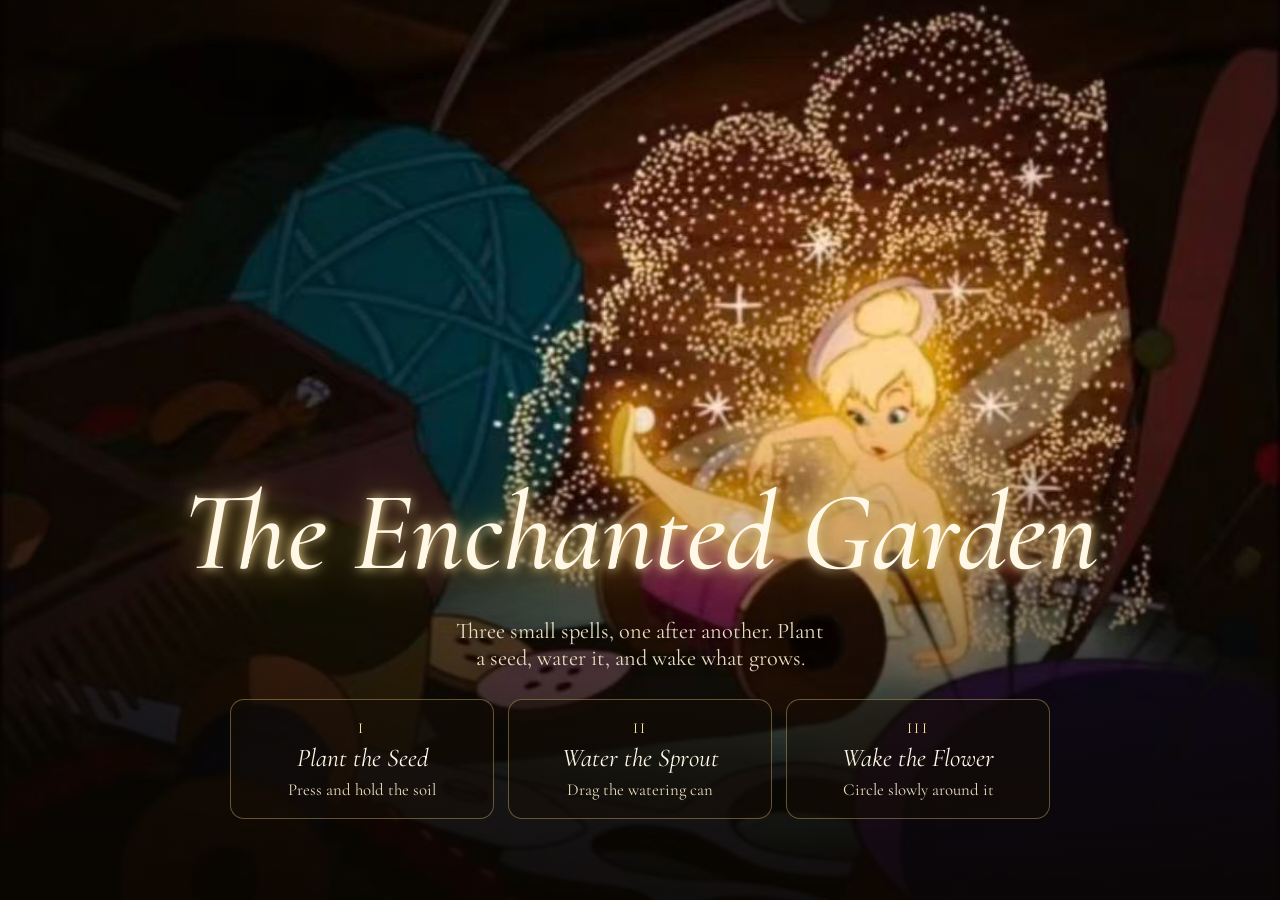
<file: index.html>
<!doctype html>
<html lang="en">
<head>
  <meta charset="utf-8">
  <meta name="viewport" content="width=device-width, initial-scale=1">
  <title>The Enchanted Garden</title>
  <link rel="preconnect" href="https://fonts.googleapis.com">
  <link href="https://fonts.googleapis.com/css2?family=Cormorant+Garamond:ital,wght@0,500;1,500&display=swap" rel="stylesheet">
  <style>
    :root {
      --glow: #ffe7a3;
      --text: #fff8e6;
      --muted: #e9dcc0;
      --card: rgba(20, 13, 6, 0.55);
      --card-hover: rgba(40, 26, 10, 0.7);
      --line: rgba(255, 220, 140, 0.35);
    }
    * { margin: 0; padding: 0; box-sizing: border-box; }
    html, body { min-height: 100%; }
    body {
      background: #120d08 url("dea849434875788dc207f1177a01286a.jpg") center / cover no-repeat fixed;
      font-family: "Cormorant Garamond", Georgia, serif;
      color: var(--text);
    }
    .veil {
      position: fixed;
      inset: 0;
      background:
        radial-gradient(ellipse at 60% 40%, transparent 25%, rgba(10, 6, 2, 0.6) 100%),
        linear-gradient(to bottom, transparent 45%, rgba(10, 6, 2, 0.75) 100%);
      pointer-events: none;
    }
    main {
      position: relative;
      min-height: 100vh;
      display: flex;
      flex-direction: column;
      align-items: center;
      justify-content: flex-end;
      gap: 28px;
      padding: 40px 16px 9vh;
      text-align: center;
    }
    h1 {
      font-style: italic;
      font-weight: 500;
      font-size: clamp(3rem, 10vw, 7rem);
      line-height: 1;
      text-shadow: 0 0 12px var(--glow), 0 0 40px rgba(255, 200, 90, 0.7), 0 4px 18px rgba(0, 0, 0, 0.6);
      animation: shimmer 4s ease-in-out infinite, rise 1.6s ease-out both;
    }
    .lede {
      font-size: clamp(1.1rem, 2.6vw, 1.4rem);
      color: var(--muted);
      max-width: 34ch;
      text-shadow: 0 2px 10px rgba(0, 0, 0, 0.8);
      animation: rise 1.6s 0.3s ease-out both;
    }
    ol {
      list-style: none;
      display: grid;
      grid-template-columns: repeat(3, minmax(0, 1fr));
      gap: 14px;
      width: 100%;
      max-width: 820px;
      animation: rise 1.6s 0.6s ease-out both;
    }
    ol a {
      display: block;
      height: 100%;
      padding: 18px 16px;
      border: 1px solid var(--line);
      border-radius: 14px;
      background: var(--card);
      backdrop-filter: blur(6px);
      -webkit-backdrop-filter: blur(6px);
      color: inherit;
      text-decoration: none;
      transition: background 0.3s, transform 0.3s, box-shadow 0.3s;
    }
    ol a:hover, ol a:focus-visible {
      background: var(--card-hover);
      transform: translateY(-3px);
      box-shadow: 0 0 24px rgba(255, 210, 110, 0.35);
      outline: none;
    }
    .num { font-size: 0.95rem; color: var(--glow); letter-spacing: 0.15em; }
    .name { display: block; font-size: 1.6rem; font-style: italic; margin: 4px 0 6px; }
    .how { font-size: 1.05rem; color: var(--muted); }
    @keyframes rise {
      from { opacity: 0; transform: translateY(24px); filter: blur(6px); }
      to   { opacity: 1; transform: none; filter: none; }
    }
    @keyframes shimmer {
      0%, 100% { text-shadow: 0 0 12px var(--glow), 0 0 40px rgba(255, 200, 90, 0.7), 0 4px 18px rgba(0, 0, 0, 0.6); }
      50%      { text-shadow: 0 0 20px var(--glow), 0 0 70px rgba(255, 210, 110, 0.9), 0 4px 18px rgba(0, 0, 0, 0.6); }
    }
    @media (max-width: 640px) {
      ol { grid-template-columns: 1fr; }
      main { justify-content: center; }
    }
    @media (prefers-reduced-motion: reduce) {
      h1, .lede, ol { animation: none; }
      ol a { transition: none; }
    }
  </style>
</head>
<body>
  <div class="veil"></div>
  <main>
    <h1>The Enchanted Garden</h1>
    <p class="lede">Three small spells, one after another. Plant a seed, water it, and wake what grows.</p>
    <ol>
      <li><a href="01-plant-the-seed/index.html">
        <span class="num">I</span>
        <span class="name">Plant the Seed</span>
        <span class="how">Press and hold the soil</span>
      </a></li>
      <li><a href="02-water-the-sprout/index.html">
        <span class="num">II</span>
        <span class="name">Water the Sprout</span>
        <span class="how">Drag the watering can</span>
      </a></li>
      <li><a href="03-wake-the-flower/index.html">
        <span class="num">III</span>
        <span class="name">Wake the Flower</span>
        <span class="how">Circle slowly around it</span>
      </a></li>
    </ol>
  </main>
</body>
</html>
</file>
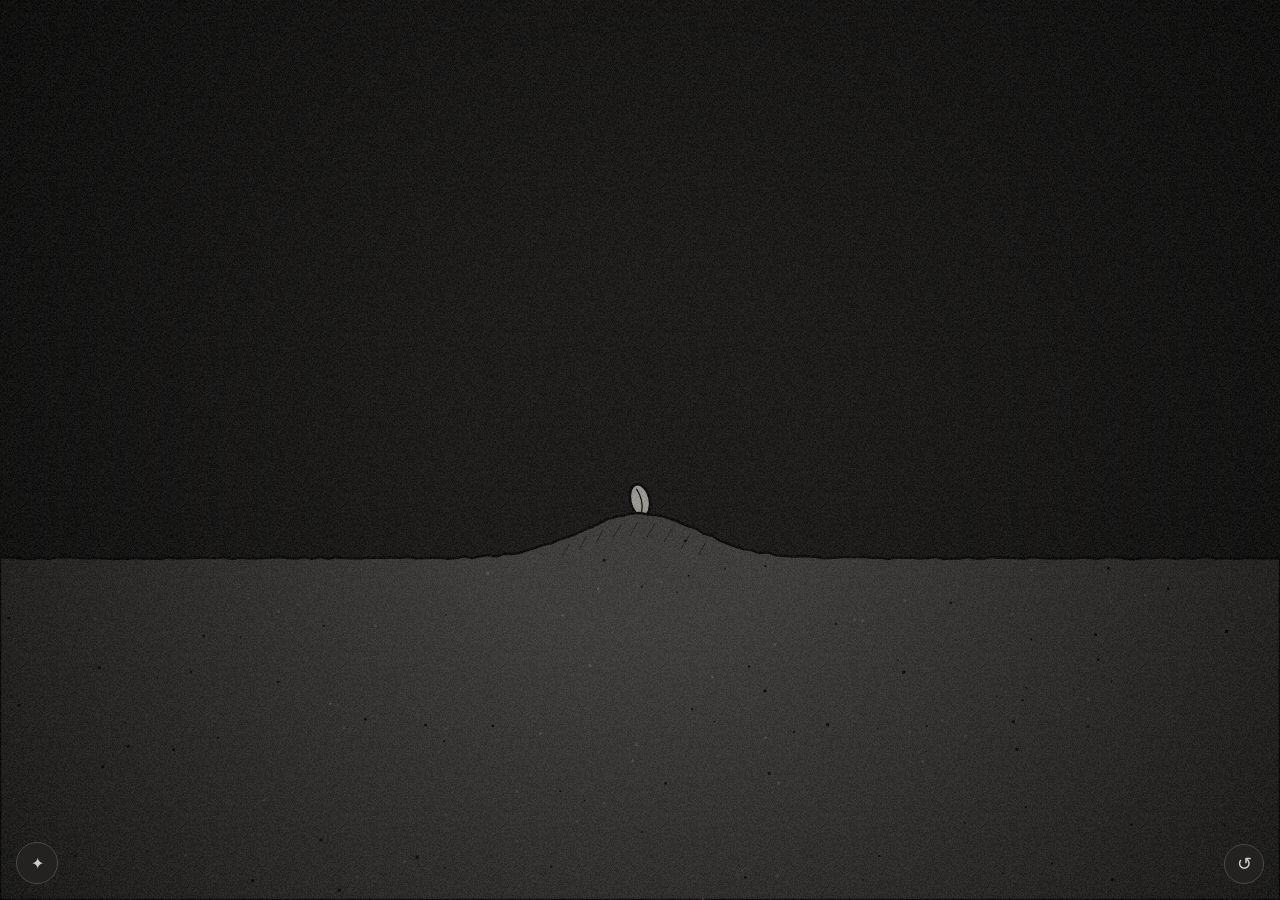
<file: 01-plant-the-seed/index.html>
<!doctype html><html><head><meta charset=utf8><meta name=viewport content="width=device-width,initial-scale=1,viewport-fit=cover"><style>:root{color-scheme:light;box-sizing:border-box;padding-top:env(safe-area-inset-top,0px);padding-bottom:env(safe-area-inset-bottom,0px)}html{scroll-padding-top:env(safe-area-inset-top,0px)}body{margin:0;padding:0;font:14px -apple-system,BlinkMacSystemFont,sans-serif;background:#fff;color:#000}img{max-width:100%}[hidden]:not([hidden=until-found i]){display:none!important}</style></head><body>
<title>Plant the Seed</title>
<style>
/* Single dark look on purpose: dim room, vignette, film grain, shaky ink lines. Grayscale only. */
:root{--bg:#161514;--ink:#070707;--soil:#3b3937;--soil-hi:#55524f;--grain:#8f8c88;--seed:#9b9894;--sclera:#d9d7d3;--ground:#0e0d0d;--btn:#232221;--btn-fg:#cfcdc9;color-scheme:dark}
html,body{height:100%}
body{background:var(--bg);overflow:hidden}
canvas{display:block;width:100%;height:100%;touch-action:none;cursor:pointer}
#reset{position:fixed;right:16px;bottom:calc(16px + env(safe-area-inset-bottom,0px));width:40px;height:40px;border-radius:50%;border:1px solid #4a4846;background:var(--btn);color:var(--btn-fg);font-size:18px;cursor:pointer}
#reset:focus-visible{outline:2px solid var(--btn-fg);outline-offset:2px}
</style>
<canvas id="c"></canvas>
<button id="reset" aria-label="Reset">↺</button>
<script>
const c=document.getElementById('c'),x=c.getContext('2d');
const V=n=>getComputedStyle(document.documentElement).getPropertyValue(n).trim();
const C={};['--bg','--ink','--soil','--soil-hi','--grain','--seed','--sclera','--ground'].forEach(k=>C[k]=V(k));
let W,H,cx,gy,speck=[];
const rnd=n=>{const s=Math.sin(n*127.1)*43758.5453;return s-Math.floor(s)};
function size(){const d=devicePixelRatio||1;W=innerWidth;H=innerHeight;c.width=W*d;c.height=H*d;x.setTransform(d,0,0,d,0,0);cx=W/2;gy=H*0.62;
 speck=[];for(let i=0;i<220;i++)speck.push({x:Math.random()*W,y:gy-70+Math.random()*(H-gy+70),s:Math.random()*2+1,l:Math.random()<.5})}
addEventListener('resize',size);size();
const g=document.createElement('canvas');g.width=g.height=160;const gx=g.getContext('2d');
function grain(){const im=gx.createImageData(160,160);for(let i=0;i<im.data.length;i+=4){const v=Math.random()*255;im.data[i]=im.data[i+1]=im.data[i+2]=v;im.data[i+3]=255}gx.putImageData(im,0,0)}
grain();
let p,holding,done,grains,t,eye,boil,shake;
function reset(){p=0;holding=false;done=false;grains=[];t=0;eye=0;boil=0;shake=0}
reset();document.getElementById('reset').onclick=reset;
const moundH=()=>44+p*12;
const surf=X=>gy-moundH()*Math.exp(-(((X-cx)/85)**2));
const ease=v=>v<.5?2*v*v:1-((-2*v+2)**2)/2;
const onMound=e=>Math.abs(e.clientX-cx)<160&&e.clientY>surf(e.clientX)-70&&e.clientY<gy+90;
c.addEventListener('pointerdown',e=>{if(done||!onMound(e))return;holding=true;c.setPointerCapture(e.pointerId)});
const up=()=>holding=false;c.addEventListener('pointerup',up);c.addEventListener('pointercancel',up);
c.addEventListener('pointermove',e=>{if(holding&&!onMound(e))holding=false});
let last=performance.now(),gt=0,bt=0;
function frame(now){const dt=Math.min(.05,(now-last)/1000);last=now;t+=dt;gt+=dt;bt+=dt;
 if(gt>.09){grain();gt=0} if(bt>.16){boil++;bt=0}
 if(!done){
  if(holding){p=Math.min(1,p+dt*.28);shake=1;
   for(let i=0;i<3;i++){const sd=Math.random()<.5?-1:1,X=cx+sd*(25+Math.random()*75);grains.push({x:X,y:surf(X)-2,vx:-sd*(20+Math.random()*40),vy:-Math.random()*20,l:1})}}
  else if(p>0)p=Math.max(0,p-dt*.18); // let go early: the seed creeps back up
  if(p>=1){done=true;holding=false;eye=0.001}}
 shake*=Math.pow(.01,dt);
 x.fillStyle=C['--bg'];x.fillRect(0,0,W,H);
 // seed (drawn first so soil covers it once buried)
 const top=surf(cx)-14,bot=gy+30,sy=top+(bot-top)*ease(p);
 const idle=!holding&&!done&&p<.02?Math.sin(t*2)*2:0,jx=shake*(Math.random()-.5)*3;
 x.save();x.translate(cx+jx,sy+idle);x.rotate(-.25+Math.sin(t*1.7)*.04);
 x.fillStyle=C['--seed'];x.strokeStyle=C['--ink'];x.lineWidth=2.5;
 x.beginPath();x.ellipse(0,0,10+(rnd(boil)-.5),16+(rnd(boil+3)-.5),0,0,7);x.fill();x.stroke();
 x.lineWidth=1.2;x.beginPath();x.moveTo(-1,-12);x.quadraticCurveTo(4+(rnd(boil+5)-.5)*2,0,-1,12);x.stroke();
 x.restore();
 // soil mound with a shaky ink edge
 x.beginPath();x.moveTo(0,H);for(let X=0;X<=W;X+=8)x.lineTo(X,surf(X)+(rnd(X*.1+boil)-.5)*2.2);x.lineTo(W,H);x.closePath();
 x.fillStyle=C['--soil'];x.fill();x.strokeStyle=C['--ink'];x.lineWidth=2.5;x.stroke();
 for(const s of speck){if(s.y>surf(s.x)+4){x.fillStyle=s.l?C['--soil-hi']:C['--ink'];x.fillRect(s.x,s.y,s.s,s.s)}}
 // hatching on the mound
 x.strokeStyle=C['--ink'];x.globalAlpha=.5;x.lineWidth=1;x.beginPath();
 for(let k=0;k<9;k++){const X=cx-70+k*17,y0=surf(X)+8;x.moveTo(X+(rnd(k+boil)-.5)*2,y0);x.lineTo(X-8,y0+14)}x.stroke();x.globalAlpha=1;
 // dent where you press
 if(holding){x.strokeStyle=C['--ink'];x.lineWidth=2;x.beginPath();x.ellipse(cx,surf(cx)+5,28-p*12,5,0,0,Math.PI);x.stroke()}
 // falling grains
 x.fillStyle=C['--grain'];
 grains=grains.filter(q=>{q.vy+=300*dt;q.x+=q.vx*dt;q.y+=q.vy*dt;q.l-=dt*1.4;if(q.y>surf(q.x)+3||q.l<=0)return false;x.fillRect(q.x,q.y,2.5,2.5);return true});
 // once buried: an eye opens in the soil, blinks once, then sinks shut
 if(done){eye+=dt;const ey=surf(cx)+26,k=eye<.6?eye/.6:eye<1.4?1:eye<1.6?1-(eye-1.4)/.2:eye<1.8?(eye-1.6)/.2:eye<3?1:Math.max(0,1-(eye-3)/.8);
  x.strokeStyle=C['--ink'];x.lineWidth=2;
  if(k>.03){x.save();x.beginPath();x.ellipse(cx,ey,18,10*k,0,0,7);x.clip();x.fillStyle=C['--sclera'];x.fillRect(cx-20,ey-12,40,24);
   x.fillStyle=C['--ink'];x.beginPath();x.arc(cx,ey,5.5,0,7);x.fill();x.restore();x.beginPath();x.ellipse(cx,ey,18,10*k,0,0,7);x.stroke()}
  else{x.beginPath();x.moveTo(cx-18,ey);x.quadraticCurveTo(cx,ey+4,cx+18,ey);x.stroke()}}
 // vignette + grain
 const vg=x.createRadialGradient(W/2,H*.5,Math.min(W,H)*.2,W/2,H*.5,Math.max(W,H)*.75);
 vg.addColorStop(0,'rgba(0,0,0,0)');vg.addColorStop(1,'rgba(0,0,0,.85)');x.fillStyle=vg;x.fillRect(0,0,W,H);
 x.globalAlpha=.07;x.fillStyle=x.createPattern(g,'repeat');x.fillRect(0,0,W,H);x.globalAlpha=1;
 requestAnimationFrame(frame)}
requestAnimationFrame(frame);
</script>

<a id="next" href="../02-water-the-sprout/index.html" hidden>Water the sprout →</a>
<a id="home" href="../index.html" aria-label="Back to the garden">✦</a>
<style>
#next{position:fixed;left:50%;bottom:calc(24px + env(safe-area-inset-bottom,0px));transform:translateX(-50%);padding:10px 22px;border:1px solid #4a4846;border-radius:999px;background:#232221;color:#cfcdc9;font:15px Georgia,serif;font-style:italic;text-decoration:none;animation:nextIn 1.2s ease-out both}
#next:focus-visible,#home:focus-visible{outline:2px solid #cfcdc9;outline-offset:2px}
#home{position:fixed;left:16px;bottom:calc(16px + env(safe-area-inset-bottom,0px));width:40px;height:40px;display:grid;place-items:center;border-radius:50%;border:1px solid #4a4846;background:#232221;color:#cfcdc9;font-size:16px;text-decoration:none}
@keyframes nextIn{from{opacity:0;transform:translate(-50%,10px)}to{opacity:1;transform:translate(-50%,0)}}
</style>
<script>
// Sequencing: once the study's `done` flag is set, let its ending play, then offer the next scene.
(()=>{const n=document.getElementById('next');let since=0;
 setInterval(()=>{if(!done){since=0;n.hidden=true;return}if(!since)since=Date.now();if(Date.now()-since>4000)n.hidden=false},250)})();
</script>
</body></html>
</file>
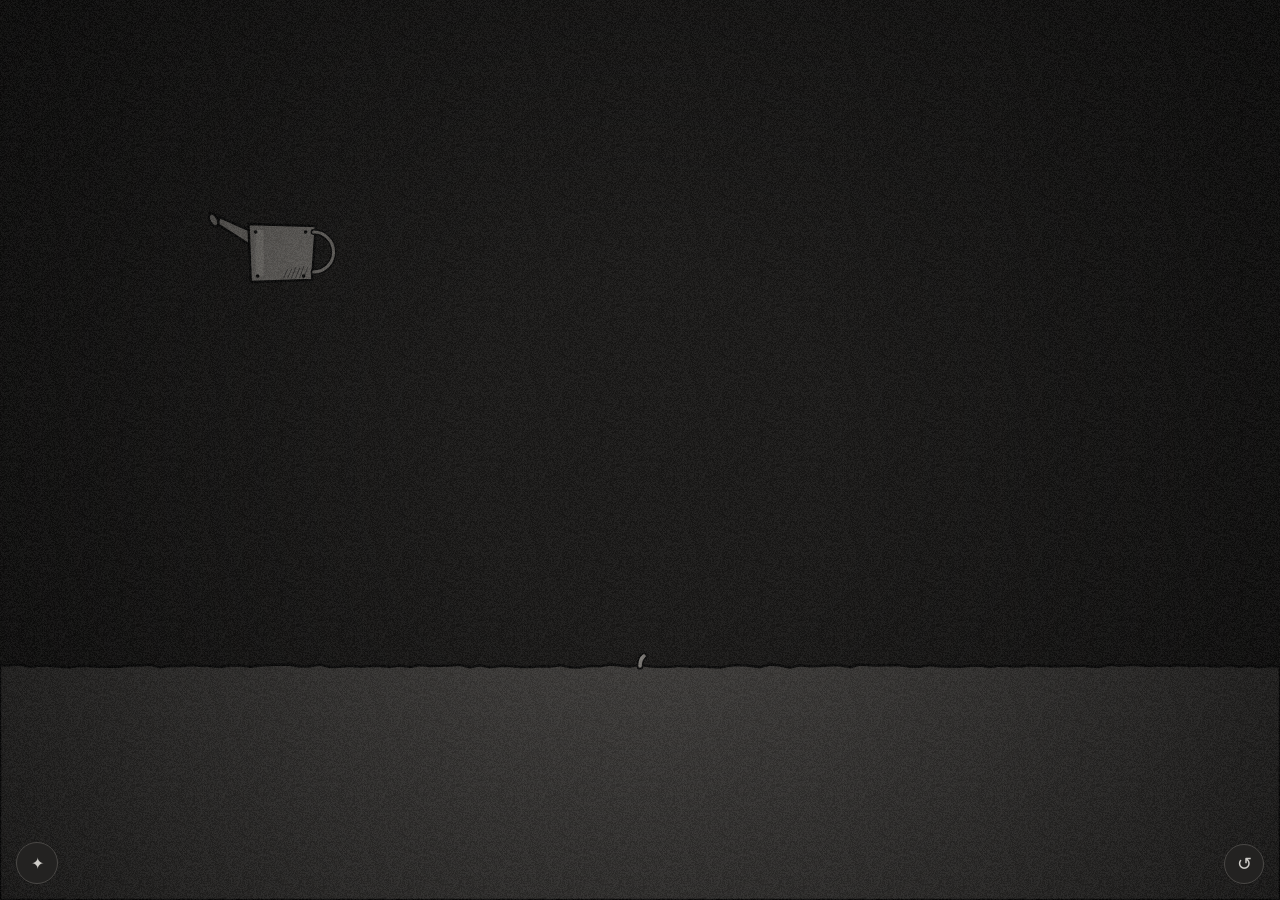
<file: 02-water-the-sprout/index.html>
<!doctype html><html><head><meta charset=utf8><meta name=viewport content="width=device-width,initial-scale=1,viewport-fit=cover"><style>:root{color-scheme:light;box-sizing:border-box;padding-top:env(safe-area-inset-top,0px);padding-bottom:env(safe-area-inset-bottom,0px)}html{scroll-padding-top:env(safe-area-inset-top,0px)}body{margin:0;padding:0;font:14px -apple-system,BlinkMacSystemFont,sans-serif;background:#fff;color:#000}img{max-width:100%}[hidden]:not([hidden=until-found i]){display:none!important}</style></head><body>
<title>Water the Sprout</title>
<style>
/* Single dark look on purpose: dim room, vignette, film grain, shaky ink lines. Grayscale only. */
:root{--bg:#161514;--ink:#070707;--soil:#3b3937;--wet:#1f1e1d;--can:#6e6b67;--can-hi:#8f8c88;--drop:#a9a6a2;--stem:#7d7a76;--leaf:#9b9894;--btn:#232221;--btn-fg:#cfcdc9;color-scheme:dark}
html,body{height:100%}
body{background:var(--bg);overflow:hidden}
canvas{display:block;width:100%;height:100%;touch-action:none}
#reset{position:fixed;right:16px;bottom:calc(16px + env(safe-area-inset-bottom,0px));width:40px;height:40px;border-radius:50%;border:1px solid #4a4846;background:var(--btn);color:var(--btn-fg);font-size:18px;cursor:pointer}
#reset:focus-visible{outline:2px solid var(--btn-fg);outline-offset:2px}
</style>
<canvas id="c"></canvas>
<button id="reset" aria-label="Reset">↺</button>
<script>
const c=document.getElementById('c'),x=c.getContext('2d');
const V=n=>getComputedStyle(document.documentElement).getPropertyValue(n).trim();
const C={};['--bg','--ink','--soil','--wet','--can','--can-hi','--drop','--stem','--leaf'].forEach(k=>C[k]=V(k));
let W,H,cx,gy;
const rnd=n=>{const s=Math.sin(n*127.1)*43758.5453;return s-Math.floor(s)};
function size(){const d=devicePixelRatio||1;W=innerWidth;H=innerHeight;c.width=W*d;c.height=H*d;x.setTransform(d,0,0,d,0,0);cx=W/2;gy=H*0.74}
addEventListener('resize',size);size();
const g=document.createElement('canvas');g.width=g.height=160;const gx=g.getContext('2d');
function grain(){const im=gx.createImageData(160,160);for(let i=0;i<im.data.length;i+=4){const v=Math.random()*255;im.data[i]=im.data[i+1]=im.data[i+2]=v;im.data[i+3]=255}gx.putImageData(im,0,0)}
grain();
let can,drag,off,tilt,drops,splash,bubbles,water,wet,shown,done,t,squish,boil,mouse,look;
function reset(){can={x:Math.max(100,W*0.22),y:H*0.28};drag=false;off={x:0,y:0};tilt=0;drops=[];splash=[];bubbles=[];water=0;wet=0;shown=0;done=false;t=0;squish=0;boil=0;mouse={x:cx,y:0};look=0}
reset();document.getElementById('reset').onclick=reset;
const tip=()=>{const lx=-66,ly=-26,s=Math.sin(tilt),co=Math.cos(tilt);return{x:can.x+lx*co-ly*s,y:can.y+lx*s+ly*co}};
const onCan=e=>Math.hypot(e.clientX-can.x,e.clientY-can.y)<62;
c.addEventListener('pointerdown',e=>{if(onCan(e)){drag=true;off={x:e.clientX-can.x,y:e.clientY-can.y};c.setPointerCapture(e.pointerId)}});
c.addEventListener('pointermove',e=>{mouse={x:e.clientX,y:e.clientY};c.style.cursor=drag?'grabbing':onCan(e)?'grab':'default';
 if(drag){can.x=Math.min(W-50,Math.max(80,e.clientX-off.x));can.y=Math.min(gy-120,Math.max(60,e.clientY-off.y))}});
const up=()=>drag=false;c.addEventListener('pointerup',up);c.addEventListener('pointercancel',up);
const j=(k,a=1.5)=>(rnd(k+boil*7)-.5)*a*2;
function drawCan(){x.save();x.translate(can.x,can.y);x.rotate(tilt);x.strokeStyle=C['--ink'];x.lineWidth=2.5;x.lineJoin='round';
 x.fillStyle=C['--can'];
 x.beginPath();x.moveTo(-30,-6);x.lineTo(-66+j(1),-28+j(2));x.lineTo(-62+j(3),-36+j(4));x.lineTo(-28,-20);x.closePath();x.fill();x.stroke();
 x.beginPath();x.ellipse(-68,-32,4,7,-.5,0,7);x.fill();x.stroke(); // rose head
 x.beginPath();x.moveTo(-34+j(5),-28);x.lineTo(34+j(6),-26);x.lineTo(30+j(7),28);x.lineTo(-30+j(8),30);x.closePath();x.fill();x.stroke();
 x.fillStyle=C['--can-hi'];x.globalAlpha=.6;x.fillRect(-26,-22,8,46);x.globalAlpha=1;
 x.fillStyle=C['--ink'];for(const [a,b] of[[-26,-20],[24,-20],[-24,24],[22,24]]){x.beginPath();x.arc(a,b,1.8,0,7);x.fill()} // rivets
 x.globalAlpha=.5;x.lineWidth=1;x.beginPath();for(let k=0;k<6;k++){x.moveTo(6+k*4,16+j(9+k));x.lineTo(2+k*4,26)}x.stroke();x.globalAlpha=1; // rust hatching
 x.lineWidth=6;x.strokeStyle=C['--ink'];x.beginPath();x.arc(32,0,20,-Math.PI/2,Math.PI/2);x.stroke();
 x.lineWidth=3;x.strokeStyle=C['--can'];x.beginPath();x.arc(32,0,20,-Math.PI/2,Math.PI/2);x.stroke();
 x.restore()}
let last=performance.now(),gt=0,bt=0;
function frame(now){const dt=Math.min(.05,(now-last)/1000);last=now;t+=dt;gt+=dt;bt+=dt;
 if(gt>.09){grain();gt=0} if(bt>.16){boil++;bt=0}
 tilt+=((drag?-.7:0)-tilt)*Math.min(1,dt*5);
 if(drag&&tilt<-.45){const p=tip();for(let i=0;i<2;i++)drops.push({x:p.x+(Math.random()-.5)*6,y:p.y,vx:-40-Math.random()*30,vy:20+Math.random()*20})}
 x.fillStyle=C['--bg'];x.fillRect(0,0,W,H);
 // soil
 x.beginPath();x.moveTo(0,H);for(let X=0;X<=W;X+=10)x.lineTo(X,gy+(rnd(X*.1+boil)-.5)*3-(Math.abs(X-cx)<80?squish*(1-Math.abs(X-cx)/80):0));x.lineTo(W,H);x.closePath();
 x.fillStyle=C['--soil'];x.fill();x.strokeStyle=C['--ink'];x.lineWidth=2.5;x.stroke();
 if(wet>0){x.fillStyle=C['--wet'];x.globalAlpha=Math.min(.9,wet);x.beginPath();x.ellipse(cx,gy+10,50+wet*35,12+wet*8,0,0,7);x.fill();x.globalAlpha=1}
 // bubbles: the soil drinking
 x.strokeStyle=C['--drop'];x.lineWidth=1;bubbles=bubbles.filter(b=>{b.l-=dt;b.r+=dt*4;x.globalAlpha=Math.max(0,b.l)*.7;x.beginPath();x.arc(b.x,b.y,b.r,0,7);x.stroke();x.globalAlpha=1;return b.l>0});
 // crooked sprout
 shown+=(water-shown)*Math.min(1,dt*3);
 const gr=Math.min(1,shown),h=10+gr*150;
 look+=((done?Math.max(-1,Math.min(1,(mouse.x-cx)/200)):0)-look)*Math.min(1,dt*3);
 const tx=cx+Math.sin(t*1.1)*(done?2:4)+look*40,ty=gy-h;
 x.strokeStyle=C['--ink'];x.lineWidth=7;x.lineCap='round';
 const c1x=cx+30*gr,c1y=gy-h*.35,c2x=cx-34*gr,c2y=gy-h*.7;
 x.beginPath();x.moveTo(cx,gy);x.bezierCurveTo(c1x,c1y,c2x,c2y,tx,ty);x.stroke();
 x.strokeStyle=C['--stem'];x.lineWidth=3.5;x.beginPath();x.moveTo(cx,gy);x.bezierCurveTo(c1x,c1y,c2x,c2y,tx,ty);x.stroke();
 // curled tip that turns toward you when it's done
 if(gr>.3){const k=(gr-.3)/.7;x.strokeStyle=C['--ink'];x.lineWidth=2.5;x.beginPath();
  for(let s=0;s<=1;s+=.05){const a=s*Math.PI*2.2*k,r=14*k*(1-s*.7),px=tx+(look>=0?1:-1)*(Math.sin(a)*r),py=ty-Math.cos(a)*r+r;s?x.lineTo(px,py):x.moveTo(px,py)}x.stroke()}
 // leaves
 const leaf=Math.max(0,(gr-.2)/.8);
 if(leaf>0){for(const [s,yy] of[[-1,.45],[1,.62]]){const lx=cx+(s<0?14:-12)*gr,ly=gy-h*yy;x.save();x.translate(lx,ly);x.rotate(s*(1.6-leaf*.7)+Math.sin(t+s)*.05);
  x.beginPath();x.moveTo(0,0);x.bezierCurveTo(-11*leaf+j(20+s),-10*leaf,-8*leaf,-28*leaf,j(22+s),-34*leaf);x.bezierCurveTo(8*leaf,-28*leaf,11*leaf+j(24+s),-10*leaf,0,0);
  x.fillStyle=C['--leaf'];x.fill();x.strokeStyle=C['--ink'];x.lineWidth=2;x.stroke();
  x.lineWidth=1;x.beginPath();x.moveTo(0,-2);x.lineTo(0,-30*leaf);x.stroke();x.restore()}}
 // drops
 x.fillStyle=C['--drop'];
 drops=drops.filter(d=>{d.vy+=520*dt;d.x+=d.vx*dt;d.y+=d.vy*dt;
  if(d.y>=gy){if(Math.abs(d.x-cx)<75){if(!done){water=Math.min(1,water+.004);wet=Math.min(1.2,wet+.01);squish=Math.min(5,squish+.4);if(Math.random()<.15)bubbles.push({x:cx+(Math.random()-.5)*90,y:gy+8+Math.random()*10,r:1.5,l:.8})}}
   else{for(let i=0;i<3;i++)splash.push({x:d.x,y:gy,vx:(Math.random()-.5)*90,vy:-60-Math.random()*60,l:.4})}
   return false}
  x.beginPath();x.ellipse(d.x,d.y,2,3.5,0,0,7);x.fill();return d.y<H});
 splash=splash.filter(s=>{s.vy+=500*dt;s.x+=s.vx*dt;s.y+=s.vy*dt;s.l-=dt;x.globalAlpha=Math.max(0,s.l*2.5);x.fillRect(s.x,s.y,2,2);x.globalAlpha=1;return s.l>0});
 squish*=Math.pow(.02,dt);
 if(!drag)wet=Math.max(water*.55,wet-dt*.05);
 if(water>=1&&!done)done=true;
 drawCan();
 const vg=x.createRadialGradient(W/2,H*.5,Math.min(W,H)*.2,W/2,H*.5,Math.max(W,H)*.75);
 vg.addColorStop(0,'rgba(0,0,0,0)');vg.addColorStop(1,'rgba(0,0,0,.85)');x.fillStyle=vg;x.fillRect(0,0,W,H);
 x.globalAlpha=.07;x.fillStyle=x.createPattern(g,'repeat');x.fillRect(0,0,W,H);x.globalAlpha=1;
 requestAnimationFrame(frame)}
requestAnimationFrame(frame);
</script>

<a id="next" href="../03-wake-the-flower/index.html" hidden>Wake the flower →</a>
<a id="home" href="../index.html" aria-label="Back to the garden">✦</a>
<style>
#next{position:fixed;left:50%;bottom:calc(24px + env(safe-area-inset-bottom,0px));transform:translateX(-50%);padding:10px 22px;border:1px solid #4a4846;border-radius:999px;background:#232221;color:#cfcdc9;font:15px Georgia,serif;font-style:italic;text-decoration:none;animation:nextIn 1.2s ease-out both}
#next:focus-visible,#home:focus-visible{outline:2px solid #cfcdc9;outline-offset:2px}
#home{position:fixed;left:16px;bottom:calc(16px + env(safe-area-inset-bottom,0px));width:40px;height:40px;display:grid;place-items:center;border-radius:50%;border:1px solid #4a4846;background:#232221;color:#cfcdc9;font-size:16px;text-decoration:none}
@keyframes nextIn{from{opacity:0;transform:translate(-50%,10px)}to{opacity:1;transform:translate(-50%,0)}}
</style>
<script>
// Sequencing: once the study's `done` flag is set, let its ending play, then offer the next scene.
(()=>{const n=document.getElementById('next');let since=0;
 setInterval(()=>{if(!done){since=0;n.hidden=true;return}if(!since)since=Date.now();if(Date.now()-since>4000)n.hidden=false},250)})();
</script>
</body></html>
</file>
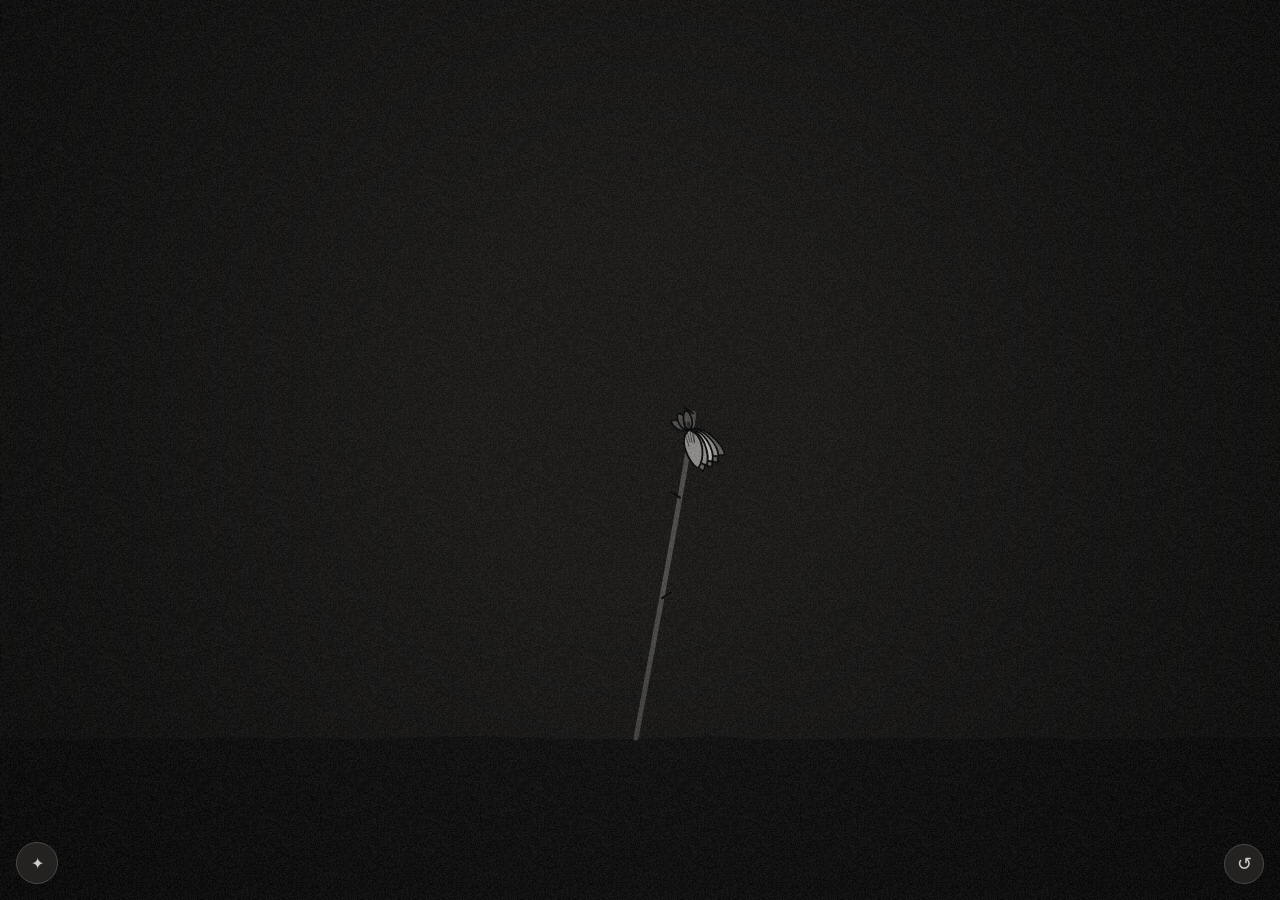
<file: 03-wake-the-flower/index.html>
<!doctype html><html><head><meta charset=utf8><meta name=viewport content="width=device-width,initial-scale=1,viewport-fit=cover"><style>:root{color-scheme:light;box-sizing:border-box;padding-top:env(safe-area-inset-top,0px);padding-bottom:env(safe-area-inset-bottom,0px)}html{scroll-padding-top:env(safe-area-inset-top,0px)}body{margin:0;padding:0;font:14px -apple-system,BlinkMacSystemFont,sans-serif;background:#fff;color:#000}img{max-width:100%}[hidden]:not([hidden=until-found i]){display:none!important}</style></head><body>
<title>Wake the Flower</title>
<style>
/* Single dark look on purpose: dim room, vignette, film grain, shaky ink lines. Grayscale only. */
:root{--bg:#161514;--ink:#070707;--petal:#8e8c89;--petal-back:#5e5c5a;--petal-hi:#b9b7b3;--stem:#4a4846;--sclera:#d9d7d3;--ground:#0e0d0d;--dust:#a8a6a2;--btn:#232221;--btn-fg:#cfcdc9;color-scheme:dark}
html,body{height:100%}
body{background:var(--bg);overflow:hidden}
canvas{display:block;width:100%;height:100%;touch-action:none;cursor:crosshair}
#reset{position:fixed;right:16px;bottom:calc(16px + env(safe-area-inset-bottom,0px));width:40px;height:40px;border-radius:50%;border:1px solid #4a4846;background:var(--btn);color:var(--btn-fg);font-size:18px;cursor:pointer}
#reset:focus-visible{outline:2px solid var(--btn-fg);outline-offset:2px}
</style>
<canvas id="c"></canvas>
<button id="reset" aria-label="Reset">↺</button>
<script>
const c=document.getElementById('c'),x=c.getContext('2d');
const V=n=>getComputedStyle(document.documentElement).getPropertyValue(n).trim();
const C={};['--bg','--ink','--petal','--petal-back','--petal-hi','--stem','--sclera','--ground','--dust'].forEach(k=>C[k]=V(k));
let W,H,fx,fy,gy;
function size(){const d=devicePixelRatio||1;W=innerWidth;H=innerHeight;c.width=W*d;c.height=H*d;x.setTransform(d,0,0,d,0,0);fx=W/2;fy=H*0.4;gy=H*0.82}
addEventListener('resize',size);size();
// film grain
const g=document.createElement('canvas');g.width=g.height=160;const gx=g.getContext('2d');
function grain(){const im=gx.createImageData(160,160);for(let i=0;i<im.data.length;i+=4){const v=Math.random()*255;im.data[i]=im.data[i+1]=im.data[i+2]=v;im.data[i+3]=255}gx.putImageData(im,0,0)}
grain();
const rnd=n=>{const s=Math.sin(n*127.1)*43758.5453;return s-Math.floor(s)};
let open,shown,lastA,lastT,trail,shy,done,t,dust,near,mouse,blink,nextBlink,twitch,boil,inside;
function reset(){open=0;shown=0;lastA=null;trail=[];shy=0;done=false;t=0;dust=[];near=0;mouse={x:fx,y:fy+200};blink=0;nextBlink=2;twitch=0;boil=0;inside=false}
reset();document.getElementById('reset').onclick=reset;
c.addEventListener('pointermove',e=>{
 mouse={x:e.clientX,y:e.clientY};
 const dx=e.clientX-fx,dy=e.clientY-fy,r=Math.hypot(dx,dy),now=performance.now()/1000;
 if(r<30||r>260){lastA=null;inside=false;return}
 if(!inside){inside=true;twitch=1}
 near=1;trail.push({x:e.clientX,y:e.clientY,l:1});
 const a=Math.atan2(dy,dx);
 if(lastA!==null&&!done){let d=a-lastA;if(d>Math.PI)d-=2*Math.PI;if(d<-Math.PI)d+=2*Math.PI;
  const sp=Math.abs(d)/Math.max(.008,now-lastT);
  if(sp>9){shy=1;open=Math.max(0,open-0.035)} // too fast: it snaps shut
  else open=Math.min(1,open+Math.abs(d)/(2*Math.PI)*0.3)}
 lastA=a;lastT=now});
c.addEventListener('pointerleave',()=>{lastA=null;inside=false});
const ease=v=>1-Math.pow(1-v,3),lerp=(a,b,k)=>a+(b-a)*k;
function petal(L,w,seed,fill){const j=k=>(rnd(seed*13+k+boil*7)-.5)*Math.max(2,w*.12);
 x.beginPath();x.moveTo(0,0);
 x.bezierCurveTo(-w*.95+j(1),-L*.2+j(2),-w*.55+j(3),-L*.85+j(4),j(5),-L);
 x.bezierCurveTo(w*.55+j(6),-L*.85+j(7),w*.95+j(8),-L*.2+j(9),0,0);
 x.fillStyle=fill;x.fill();x.strokeStyle=C['--ink'];x.lineWidth=2;x.stroke();
 // ink hatching near the base
 x.lineWidth=1;x.globalAlpha=.55;x.beginPath();
 for(let k=0;k<5;k++){const sx=(k-2)*w*.18;x.moveTo(sx+j(10+k),-L*.06);x.lineTo(sx*.6+j(20+k),-L*(.3+rnd(seed+k)*.15))}
 x.stroke();x.globalAlpha=1}
let last=performance.now(),gt=0,bt=0;
function frame(now){const dt=Math.min(.05,(now-last)/1000);last=now;t+=dt;gt+=dt;bt+=dt;
 if(gt>.09){grain();gt=0} if(bt>.16){boil++;bt=0}
 shown+=(open-shown)*Math.min(1,dt*2.2);
 if(open>=1&&!done){done=true;for(let i=0;i<40;i++)dust.push({x:fx,y:fy,vx:(Math.random()-.5)*120,vy:-Math.random()*80,l:2+Math.random()*2})}
 shy*=Math.pow(.04,dt);near*=Math.pow(.2,dt);twitch*=Math.pow(.01,dt);
 const o=ease(Math.max(0,shown-shy*.25));
 x.fillStyle=C['--bg'];x.fillRect(0,0,W,H);
 // ground
 x.fillStyle=C['--ground'];x.beginPath();x.moveTo(0,H);x.lineTo(0,gy+4);for(let X=0;X<=W;X+=40)x.lineTo(X,gy+(rnd(X+boil)-.5)*4);x.lineTo(W,H);x.fill();
 // wobbly guide ring
 if(near>.02&&!done){x.strokeStyle=C['--dust'];x.globalAlpha=near*.3;x.lineWidth=1;x.setLineDash([2,7]);x.beginPath();x.arc(fx,fy,130+(rnd(boil)-.5)*3,0,7);x.stroke();x.setLineDash([]);x.globalAlpha=1}
 // ink-speck trail
 x.fillStyle=C['--dust'];trail=trail.filter(p=>{p.l-=dt*1.4;x.globalAlpha=Math.max(0,p.l)*.4;x.fillRect(p.x,p.y,2,2);return p.l>0});x.globalAlpha=1;
 // head: hangs down when asleep, lifts up as it wakes
 const jit=(shy+twitch*.6)*(Math.random()-.5)*6,sway=Math.sin(t*.9)*(3+o*3);
 const hx=fx+lerp(46,0,o)+sway+jit, hy=lerp(fy+70,fy,o);
 const rot=lerp(2.5,0,o)+Math.sin(t*1.3)*.04+shy*(Math.random()-.5)*.3;
 const sc=lerp(.9,1.45,o);
 // crooked stem with thorns
 x.strokeStyle=C['--stem'];x.lineWidth=5;x.lineCap='round';
 const cpx=fx+lerp(70,-10,o),cpy=lerp(fy-20,(gy+fy)/2,o);
 x.beginPath();x.moveTo(fx-4,gy);x.quadraticCurveTo(cpx,cpy,hx,hy);x.stroke();
 x.strokeStyle=C['--ink'];x.lineWidth=2;
 for(let k=1;k<5;k++){const s=k/5,px=(1-s)**2*(fx-4)+2*(1-s)*s*cpx+s*s*hx,py=(1-s)**2*gy+2*(1-s)*s*cpy+s*s*hy,d=k%2?1:-1;x.beginPath();x.moveTo(px,py);x.lineTo(px+d*9,py-6);x.stroke()}
 x.save();x.translate(hx,hy);x.rotate(rot);x.scale(sc,sc);
 const N=8,spread=lerp(.1,Math.PI*2/N,o),L=lerp(46,82,o),w=lerp(16,30,o);
 // sepals (visible mostly when closed)
 x.globalAlpha=1-o*.7;for(const s of[-1,0,1]){x.save();x.rotate(s*.5+Math.PI);petal(22,8,40+s,C['--stem']);x.restore()}x.globalAlpha=1;
 for(let pass=0;pass<2;pass++)for(let i=0;i<N;i++){
  const back=i%2===0;if((pass===0)!==back)continue;
  const a=(i-(N-1)/2)*spread+Math.sin(t*.7+i)*.03*o;
  x.save();x.rotate(a);petal(L*(back?1.05:.95),w,i,back?C['--petal-back']:(i%3?C['--petal']:C['--petal-hi']));x.restore()}
 x.restore();
 // the eye in the middle
 if(o>.45){const k=(o-.45)/.55,er=17*sc*k;
  if(done){nextBlink-=dt;if(nextBlink<0){blink=1;nextBlink=2.5+Math.random()*3}}
  blink=Math.max(0,blink-dt*5);
  const lid=Math.max(0,(shy>.3?0:1)*k*(1-Math.sin(blink*Math.PI)));
  x.save();x.translate(hx,hy);
  x.fillStyle=C['--ink'];x.beginPath();x.ellipse(0,0,er+5,er*.75+5,0,0,7);x.fill();
  if(lid>.03){x.save();x.beginPath();x.ellipse(0,0,er,er*.7*lid,0,0,7);x.clip();
   x.fillStyle=C['--sclera'];x.fillRect(-er,-er,er*2,er*2);
   const ang=Math.atan2(mouse.y-hy,mouse.x-hx),dist=Math.min(er*.45,Math.hypot(mouse.x-hx,mouse.y-hy)*.05);
   const px=Math.cos(ang)*dist,py=Math.sin(ang)*dist;
   x.fillStyle=C['--petal-back'];x.beginPath();x.arc(px,py,er*.55,0,7);x.fill();
   x.fillStyle=C['--ink'];x.beginPath();x.arc(px,py,er*.28,0,7);x.fill();
   x.fillStyle=C['--sclera'];x.beginPath();x.arc(px-er*.12,py-er*.14,er*.08,0,7);x.fill();
   x.restore()}
  x.strokeStyle=C['--ink'];x.lineWidth=2;x.beginPath();x.ellipse(0,0,er,er*.7*Math.max(lid,.04),0,0,7);x.stroke();
  x.restore()}
 // dust drifting after it wakes
 x.fillStyle=C['--dust'];dust=dust.filter(p=>{p.l-=dt;p.vy-=8*dt;p.x+=p.vx*dt;p.y+=p.vy*dt;p.vx*=.98;x.globalAlpha=Math.max(0,Math.min(1,p.l))*.5;x.fillRect(p.x,p.y,2,2);return p.l>0});x.globalAlpha=1;
 if(done&&Math.random()<dt*4)dust.push({x:hx+(Math.random()-.5)*60,y:hy,vx:(Math.random()-.5)*20,vy:-10-Math.random()*20,l:3});
 // vignette + grain
 const vg=x.createRadialGradient(W/2,H*.45,Math.min(W,H)*.2,W/2,H*.45,Math.max(W,H)*.75);
 vg.addColorStop(0,'rgba(0,0,0,0)');vg.addColorStop(1,'rgba(0,0,0,.85)');x.fillStyle=vg;x.fillRect(0,0,W,H);
 x.globalAlpha=.07;x.fillStyle=x.createPattern(g,'repeat');x.fillRect(0,0,W,H);x.globalAlpha=1;
 requestAnimationFrame(frame)}
requestAnimationFrame(frame);
</script>

<a id="next" href="../index.html" hidden>Return to the garden ✦</a>
<a id="home" href="../index.html" aria-label="Back to the garden">✦</a>
<style>
#next{position:fixed;left:50%;bottom:calc(24px + env(safe-area-inset-bottom,0px));transform:translateX(-50%);padding:10px 22px;border:1px solid #4a4846;border-radius:999px;background:#232221;color:#cfcdc9;font:15px Georgia,serif;font-style:italic;text-decoration:none;animation:nextIn 1.2s ease-out both}
#next:focus-visible,#home:focus-visible{outline:2px solid #cfcdc9;outline-offset:2px}
#home{position:fixed;left:16px;bottom:calc(16px + env(safe-area-inset-bottom,0px));width:40px;height:40px;display:grid;place-items:center;border-radius:50%;border:1px solid #4a4846;background:#232221;color:#cfcdc9;font-size:16px;text-decoration:none}
@keyframes nextIn{from{opacity:0;transform:translate(-50%,10px)}to{opacity:1;transform:translate(-50%,0)}}
</style>
<script>
// Sequencing: once the study's `done` flag is set, let its ending play, then offer the next scene.
(()=>{const n=document.getElementById('next');let since=0;
 setInterval(()=>{if(!done){since=0;n.hidden=true;return}if(!since)since=Date.now();if(Date.now()-since>4000)n.hidden=false},250)})();
</script>
</body></html>
</file>
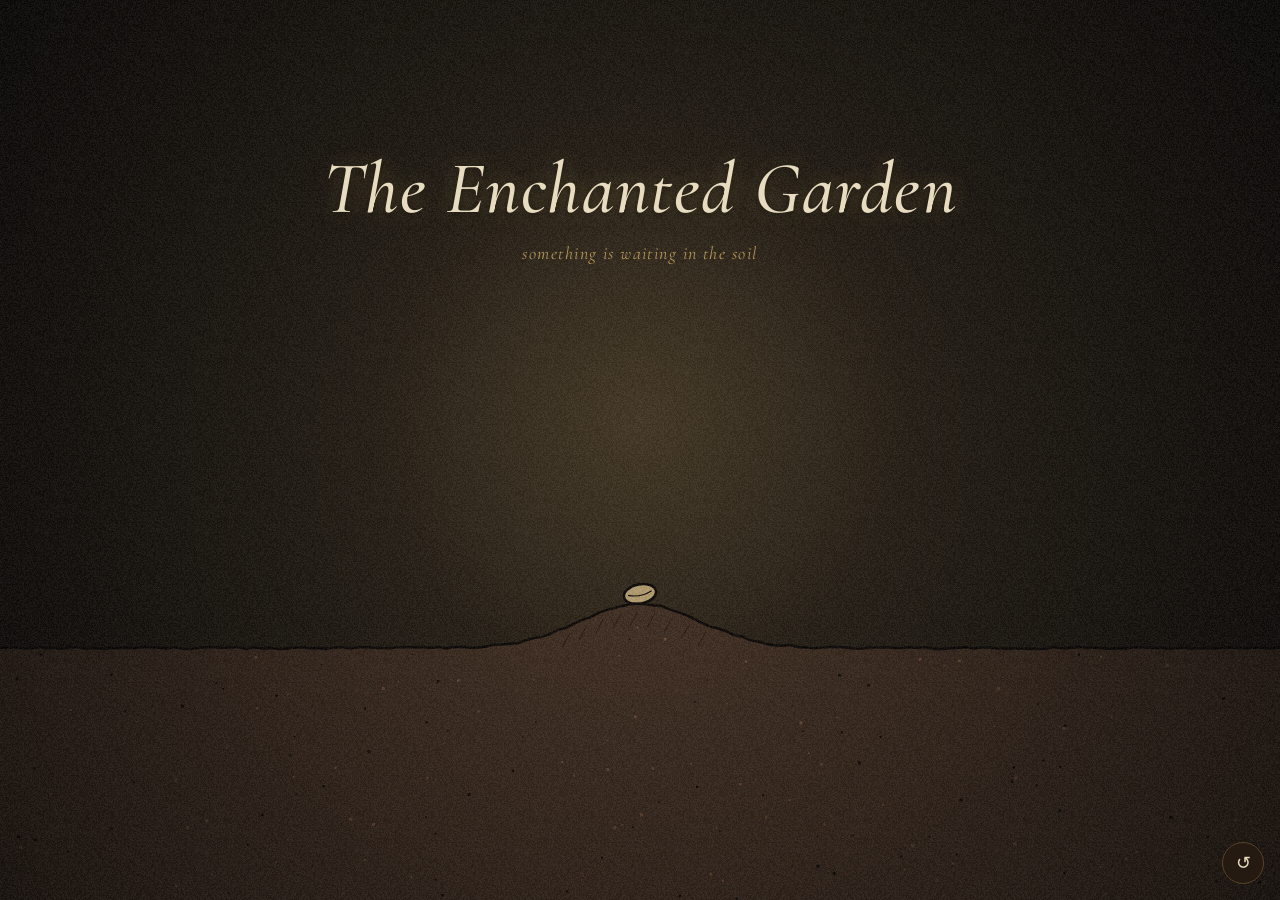
<file: docs/index.html>
<!doctype html>
<html lang="en">
<head>
<meta charset="utf-8">
<meta name="viewport" content="width=device-width,initial-scale=1,viewport-fit=cover">
<title>The Enchanted Garden</title>
<link rel="preconnect" href="https://fonts.googleapis.com">
<link href="https://fonts.googleapis.com/css2?family=Cormorant+Garamond:ital,wght@0,500;1,500&display=swap" rel="stylesheet">
<link rel="stylesheet" href="style.css">
</head>
<body>
<canvas id="c" aria-label="A seed lying on a mound of soil in a dim room"></canvas>
<div id="card"><h1 id="cardTitle">The Enchanted Garden</h1><p id="cardSub">something is waiting in the soil</p></div>
<p id="hint" aria-live="polite"></p>
<button id="reset" aria-label="Start over">↺</button>
<script src="settings.js"></script>
<script src="panel.js"></script>
<script src="main.js"></script>
</body>
</html>
</file>
<file: docs/style.css>
/* The Enchanted Garden — Rusty Lake look: a dim room, one warm lamp, rust and bone, shaky ink lines.
   Scene colours live in settings.js (editable from the tool panel); this file styles the page chrome. */
:root{
  --page:#17120d;--btn:#241a12;--btn-line:#5a4128;--btn-fg:#e8dcc0;--accent:#d4b06a;
  --panel:#1c1510;--panel-line:#3a2a1c;--panel-fg:#d9ccb0;--panel-dim:#8a7a62;
  color-scheme:dark;
}
*{box-sizing:border-box}
html,body{height:100%;margin:0}
body{background:var(--page);overflow:hidden;font:14px -apple-system,BlinkMacSystemFont,sans-serif}
canvas{display:block;width:100%;height:100%;touch-action:none}

#reset{position:fixed;right:16px;bottom:calc(16px + env(safe-area-inset-bottom,0px));width:42px;height:42px;border-radius:50%;
  border:1px solid var(--btn-line);background:var(--btn);color:var(--btn-fg);font-size:18px;cursor:pointer;transition:box-shadow .6s,transform .3s}
#reset:hover{transform:rotate(-40deg)}
#reset:focus-visible{outline:2px solid var(--accent);outline-offset:2px}
#reset.call{animation:call 2.4s ease-in-out infinite}
@keyframes call{50%{box-shadow:0 0 0 6px rgba(212,176,106,.18),0 0 24px rgba(212,176,106,.35)}}

#hint{position:fixed;left:50%;bottom:calc(28px + env(safe-area-inset-bottom,0px));transform:translateX(-50%);margin:0;max-width:calc(100% - 140px);text-align:center;
  font:italic 17px "Cormorant Garamond",Georgia,"Times New Roman",serif;letter-spacing:.06em;color:var(--btn-fg);opacity:0;transition:opacity 1.2s;pointer-events:none;white-space:nowrap}
#hint.on{opacity:.7}

/* title card at the start, closing line at the end */
#card{position:fixed;left:0;right:0;top:16vh;text-align:center;pointer-events:none;color:var(--btn-fg);opacity:0;transition:opacity 2s}
#card.on{opacity:1}
#card.end{top:auto;bottom:calc(9vh + env(safe-area-inset-bottom,0px))}
body.panel-on #card{padding-left:min(310px,40vw)}
#card h1{margin:0;font:italic 500 clamp(2.4rem,7vw,4.6rem) "Cormorant Garamond",Georgia,serif;letter-spacing:.02em;
  text-shadow:0 0 18px rgba(242,200,121,.35),0 2px 10px #000}
#card p{margin:.5em 0 0;font:italic 18px "Cormorant Garamond",Georgia,serif;color:var(--accent);opacity:.8;letter-spacing:.08em}

/* ---- tool panel ---- */
#panel{position:fixed;left:12px;top:12px;bottom:12px;width:286px;display:none;flex-direction:column;z-index:5;
  background:var(--panel);border:1px solid var(--panel-line);border-radius:6px;color:var(--panel-fg);
  font:11px/1.3 ui-monospace,"SF Mono",Menlo,Consolas,monospace;box-shadow:0 10px 40px rgba(0,0,0,.6)}
#panel.on{display:flex}
#panel header{display:flex;justify-content:space-between;align-items:center;padding:9px 10px;border-bottom:1px solid var(--panel-line);letter-spacing:.12em;color:var(--accent)}
#panel header button{background:none;border:0;color:var(--panel-dim);font-size:18px;cursor:pointer;line-height:1}
#panel .jump{display:flex;gap:4px;align-items:center;padding:7px 10px;border-bottom:1px solid var(--panel-line);color:var(--panel-dim)}
#panel .jump span{margin-right:auto;letter-spacing:.1em}
#panel .jump button{min-width:30px;padding:3px 6px;border:1px solid var(--panel-line);border-radius:3px;background:#120d09;color:var(--panel-fg);font:inherit;cursor:pointer}
#panel .jump button:hover{border-color:var(--accent)}
#pBody{flex:1;overflow-y:auto;padding:2px 0}
#panel details{border-bottom:1px solid var(--panel-line)}
#panel summary{padding:8px 10px;cursor:pointer;letter-spacing:.1em;text-transform:uppercase;color:var(--panel-dim)}
#panel summary:hover{color:var(--panel-fg)}
#panel .row{display:grid;grid-template-columns:1fr 104px 44px;align-items:center;gap:6px;padding:3px 10px}
#panel .row:has(input[type=color]){grid-template-columns:1fr 40px 62px}
#panel .sw{display:none}
#panel input[type=range]{width:100%;accent-color:var(--accent)}
#panel input[type=color]{width:40px;height:16px;padding:0;border:1px solid #000;border-radius:2px;background:none;cursor:pointer}
#panel input[type=color]::-webkit-color-swatch-wrapper{padding:0}
#panel input[type=color]::-webkit-color-swatch{border:0}
#panel input[type=color]::-moz-color-swatch{border:0}
#panel code{color:var(--panel-dim);font:inherit;text-align:right;overflow:hidden}
#panel footer{display:flex;gap:6px;padding:9px 10px;border-top:1px solid var(--panel-line)}
#panel footer button{flex:1;padding:7px 4px;border-radius:3px;font:inherit;cursor:pointer;border:1px solid var(--panel-line);background:#120d09;color:var(--panel-fg)}
#panel footer #pCopy{background:var(--accent);color:#1a120a;border-color:var(--accent);font-weight:600}
@media (max-width:640px){#panel{width:auto;right:12px;top:auto;height:55vh}}
</file>
